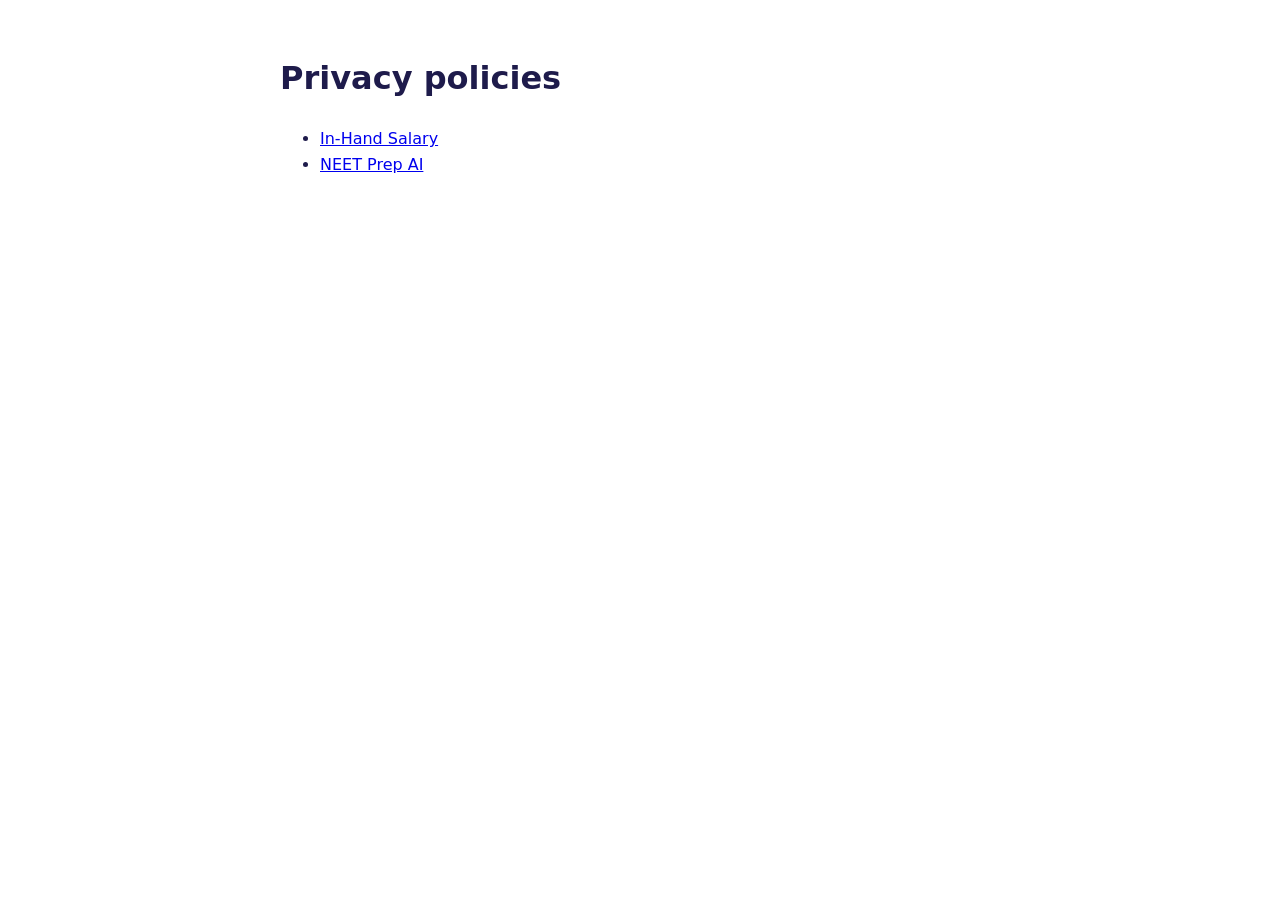
<file: index.html>
<!doctype html>
<html lang="en">
<head>
<meta charset="utf-8">
<meta name="viewport" content="width=device-width, initial-scale=1">
<title>App Privacy Policies</title>
<style>
  body { font-family: system-ui, -apple-system, "Segoe UI", Roboto, sans-serif; max-width: 720px; margin: 0 auto; padding: 32px 16px; line-height: 1.6; color: #1e1b4b; background: #fff; }
  @media (prefers-color-scheme: dark) { body { background: #0f0e1a; color: #e5e7eb; } a { color: #a5b4fc; } }
</style>
</head>
<body>
<h1>Privacy policies</h1>
<ul>
  <li><a href="inhandsalary/">In-Hand Salary</a></li>
  <li><a href="neetprep/">NEET Prep AI</a></li>
</ul>
</body>
</html>
</file>
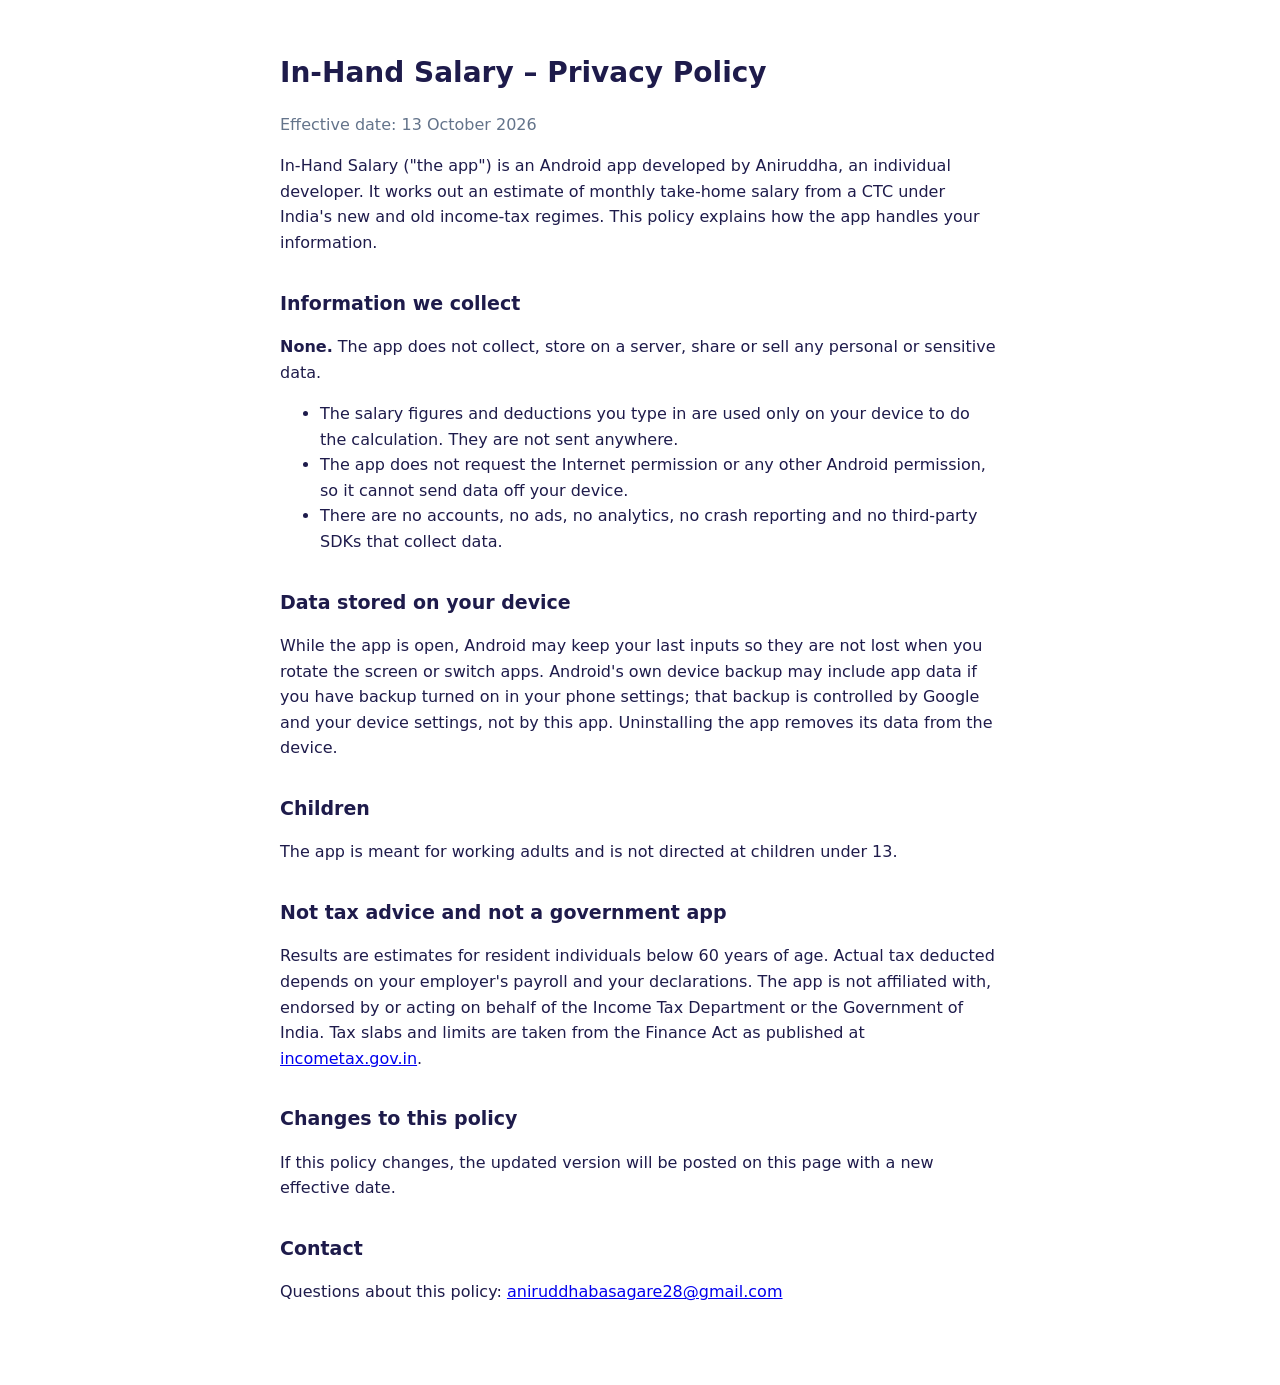
<file: inhandsalary/index.html>
<!doctype html>
<html lang="en">
<head>
<meta charset="utf-8">
<meta name="viewport" content="width=device-width, initial-scale=1">
<title>In-Hand Salary – Privacy Policy</title>
<style>
  body { font-family: system-ui, -apple-system, "Segoe UI", Roboto, sans-serif; max-width: 720px; margin: 0 auto; padding: 32px 16px 64px; line-height: 1.6; color: #1e1b4b; background: #fff; }
  h1 { font-size: 28px; margin-bottom: 4px; }
  h2 { font-size: 19px; margin-top: 32px; }
  .muted { color: #64748b; }
  @media (prefers-color-scheme: dark) { body { background: #0f0e1a; color: #e5e7eb; } .muted { color: #94a3b8; } }
</style>
</head>
<body>
<h1>In-Hand Salary – Privacy Policy</h1>
<p class="muted">Effective date: 13 October 2026</p>

<p>In-Hand Salary ("the app") is an Android app developed by Aniruddha, an individual developer. It works out an estimate of
monthly take-home salary from a CTC under India's new and old income-tax regimes. This policy explains how the app handles your information.</p>

<h2>Information we collect</h2>
<p><strong>None.</strong> The app does not collect, store on a server, share or sell any personal or sensitive data.</p>
<ul>
  <li>The salary figures and deductions you type in are used only on your device to do the calculation. They are not sent anywhere.</li>
  <li>The app does not request the Internet permission or any other Android permission, so it cannot send data off your device.</li>
  <li>There are no accounts, no ads, no analytics, no crash reporting and no third-party SDKs that collect data.</li>
</ul>

<h2>Data stored on your device</h2>
<p>While the app is open, Android may keep your last inputs so they are not lost when you rotate the screen or switch apps.
Android's own device backup may include app data if you have backup turned on in your phone settings; that backup is controlled by
Google and your device settings, not by this app. Uninstalling the app removes its data from the device.</p>

<h2>Children</h2>
<p>The app is meant for working adults and is not directed at children under 13.</p>

<h2>Not tax advice and not a government app</h2>
<p>Results are estimates for resident individuals below 60 years of age. Actual tax deducted depends on your employer's payroll and your
declarations. The app is not affiliated with, endorsed by or acting on behalf of the Income Tax Department or the Government of India.
Tax slabs and limits are taken from the Finance Act as published at
<a href="https://www.incometax.gov.in">incometax.gov.in</a>.</p>

<h2>Changes to this policy</h2>
<p>If this policy changes, the updated version will be posted on this page with a new effective date.</p>

<h2>Contact</h2>
<p>Questions about this policy: <a href="mailto:aniruddhabasagare28@gmail.com">aniruddhabasagare28@gmail.com</a></p>
</body>
</html>
</file>
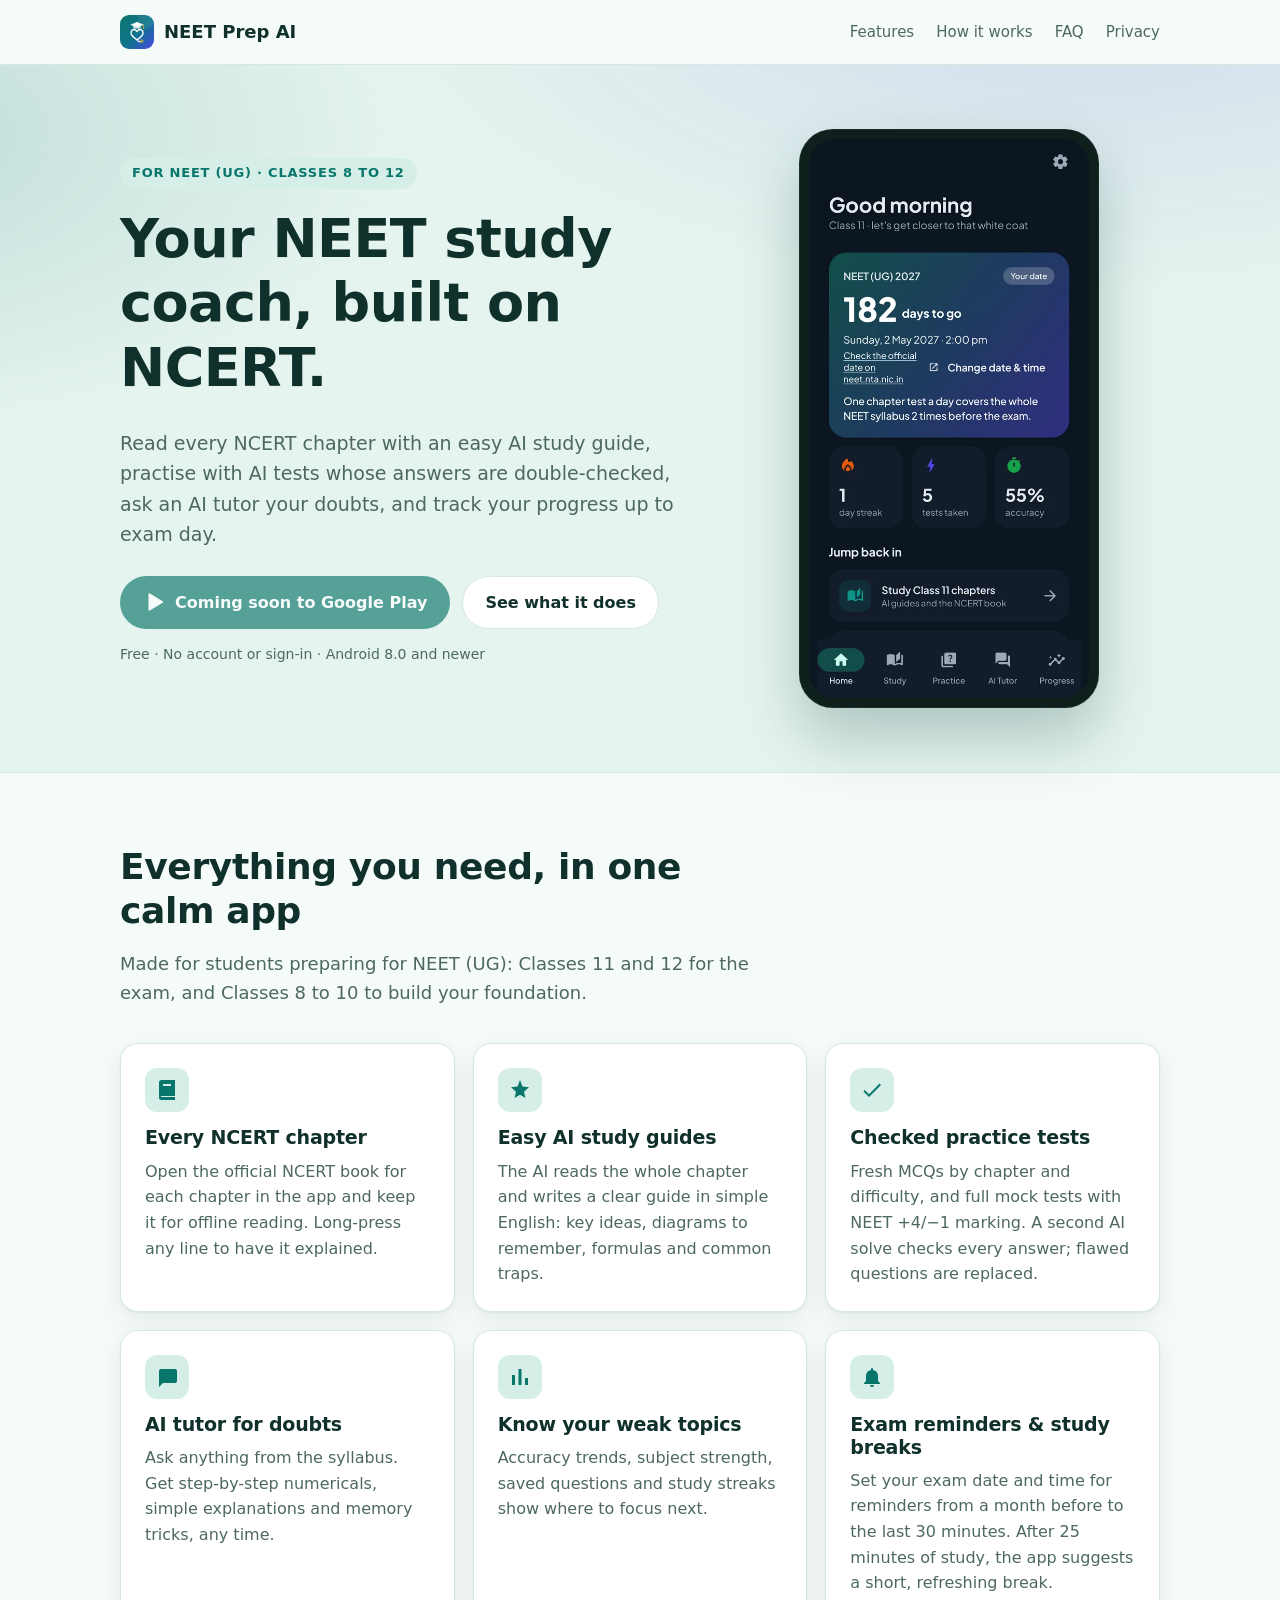
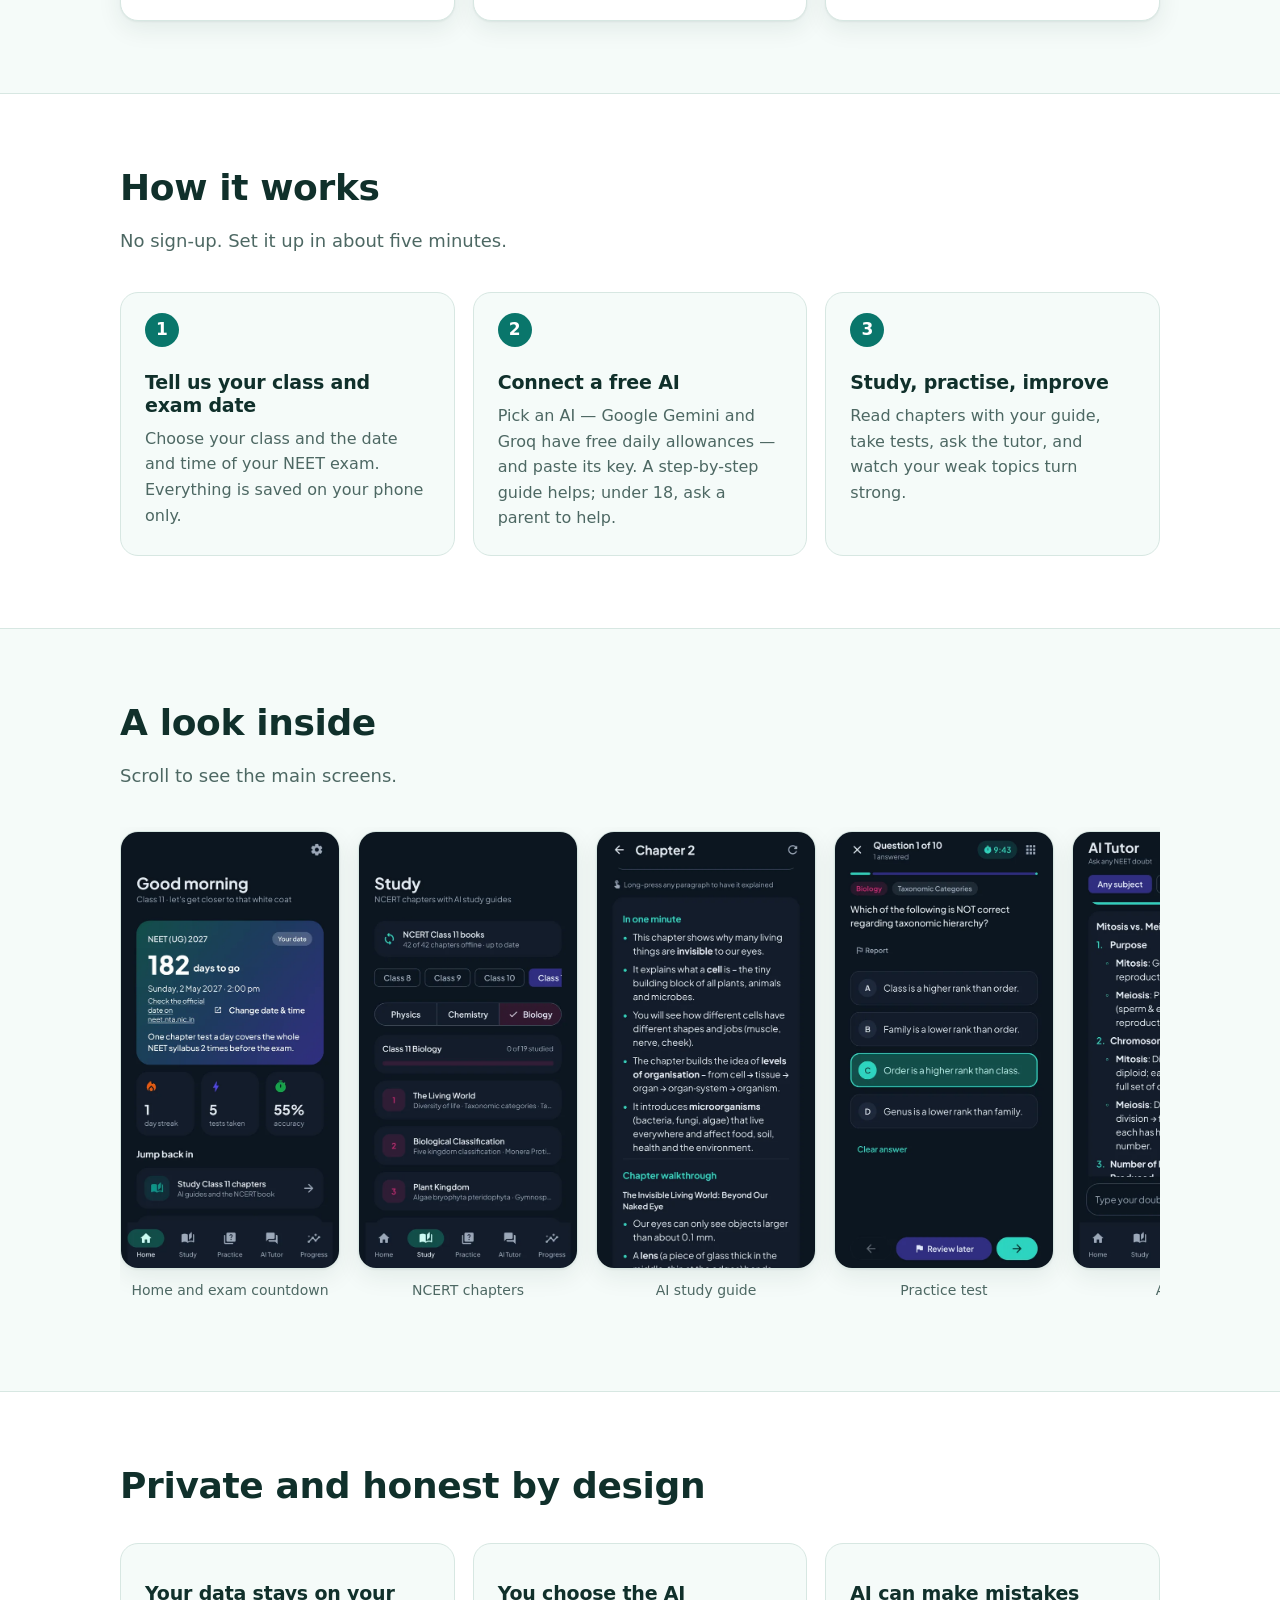
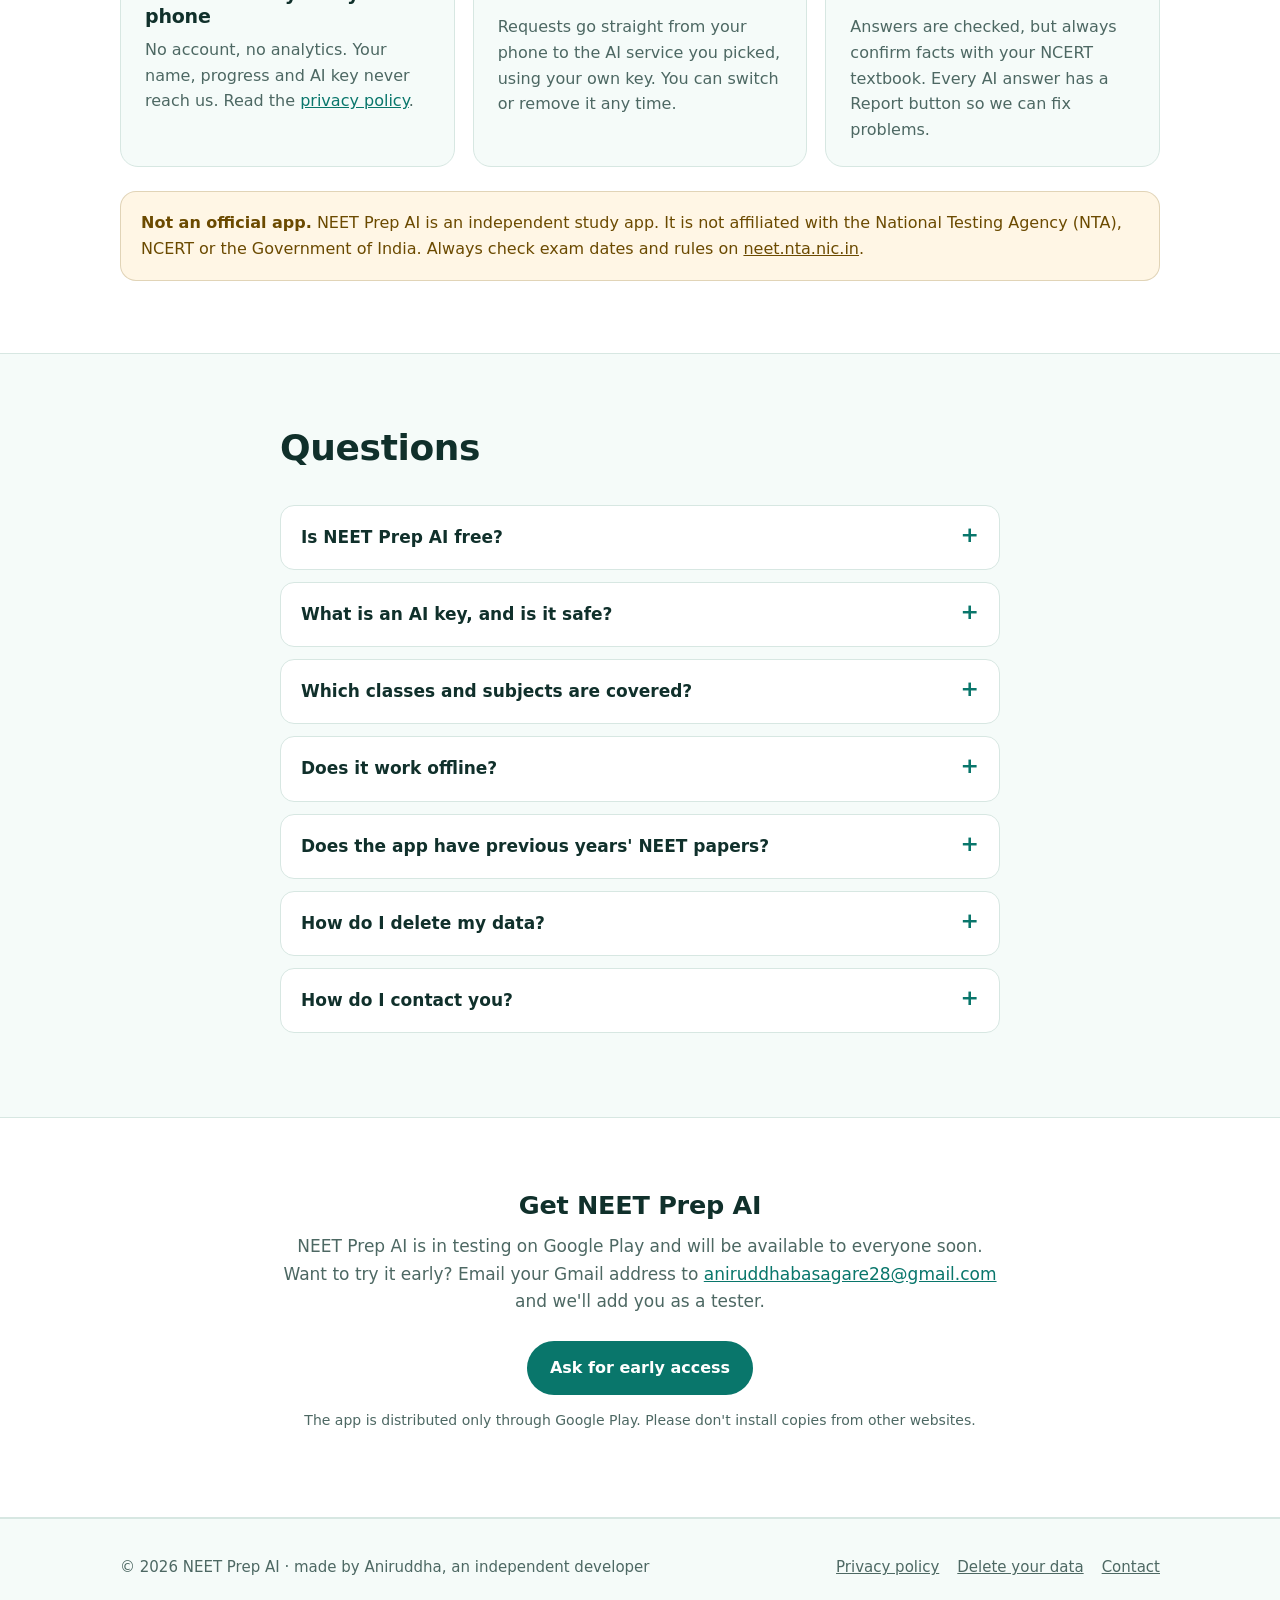
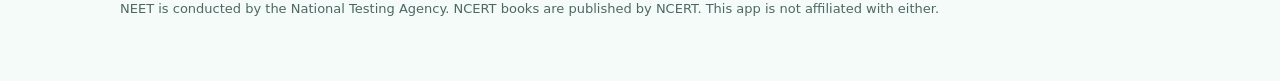
<file: neet-prep-ai/index.html>
<!doctype html>
<html lang="en">
<head>
<meta charset="utf-8">
<meta name="viewport" content="width=device-width, initial-scale=1">
<title>NEET Prep AI – your NEET study coach, built on NCERT</title>
<meta name="description" content="NEET Prep AI is a free Android app for NEET (UG) preparation: every NCERT chapter with an easy AI study guide, checked AI practice tests and mock tests, an AI tutor, progress tracking, exam reminders and study breaks.">
<meta name="theme-color" content="#09766b">
<link rel="icon" type="image/png" sizes="32x32" href="img/favicon-32.png">
<link rel="apple-touch-icon" href="img/icon-192.png">
<meta property="og:type" content="website">
<meta property="og:title" content="NEET Prep AI – your NEET study coach, built on NCERT">
<meta property="og:description" content="NCERT chapters with easy AI study guides, checked AI tests, an AI tutor, exam reminders and study breaks. Free, no account needed.">
<meta property="og:image" content="https://aniruddhabasagare28.github.io/app-privacy/neet-prep-ai/img/og.jpg">
<meta property="og:url" content="https://aniruddhabasagare28.github.io/app-privacy/neet-prep-ai/">
<meta name="twitter:card" content="summary_large_image">
<link rel="stylesheet" href="site.css">
</head>
<body>

<header class="site-header">
  <div class="wrap">
    <a class="brand" href="./"><img src="img/icon-192.png" alt="" width="34" height="34">NEET Prep AI</a>
    <nav class="nav" aria-label="Main">
      <a class="hide-sm" href="#features">Features</a>
      <a class="hide-sm" href="#how">How it works</a>
      <a href="#faq">FAQ</a>
      <a href="../neetprep/">Privacy</a>
    </nav>
  </div>
</header>

<main>
  <div class="hero">
    <div class="wrap">
      <div>
        <span class="eyebrow">For NEET (UG) · Classes 8 to 12</span>
        <h1>Your NEET study coach, built on NCERT.</h1>
        <p class="lead">Read every NCERT chapter with an easy AI study guide, practise with AI tests whose answers are
          double-checked, ask an AI tutor your doubts, and track your progress up to exam day.</p>
        <div class="cta">
          <!-- When the app is public on Google Play: change href to
               https://play.google.com/store/apps/details?id=com.aniruddha.neetprep, remove aria-disabled, and
               update the #download section. -->
          <a class="btn btn-primary" href="#download" aria-disabled="true">
            <svg viewBox="0 0 24 24" aria-hidden="true"><path fill="currentColor" d="M6 3.5v17a1 1 0 0 0 1.5.86l14-8.5a1 1 0 0 0 0-1.72l-14-8.5A1 1 0 0 0 6 3.5Z"/></svg>
            Coming soon to Google Play
          </a>
          <a class="btn btn-ghost" href="#features">See what it does</a>
        </div>
        <p class="note">Free · No account or sign-in · Android 8.0 and newer</p>
      </div>
      <div class="phone">
        <img src="img/screenshot-1-home.webp" width="540" height="1079" alt="NEET Prep AI home screen with exam countdown, today's study plan and progress">
      </div>
    </div>
  </div>

  <section id="features">
    <div class="wrap">
      <div class="section-head">
        <h2>Everything you need, in one calm app</h2>
        <p>Made for students preparing for NEET (UG): Classes 11 and 12 for the exam, and Classes 8 to 10 to build your foundation.</p>
      </div>
      <div class="grid">
        <article class="card">
          <div class="icon"><svg viewBox="0 0 24 24" aria-hidden="true"><path fill="currentColor" d="M4 4.5A2.5 2.5 0 0 1 6.5 2H20v16H6.5a.5.5 0 0 0 0 1H20v3H6.5A2.5 2.5 0 0 1 4 19.5v-15ZM8 6v2h8V6H8Z"/></svg></div>
          <h3>Every NCERT chapter</h3>
          <p>Open the official NCERT book for each chapter in the app and keep it for offline reading. Long-press any line to have it explained.</p>
        </article>
        <article class="card">
          <div class="icon"><svg viewBox="0 0 24 24" aria-hidden="true"><path fill="currentColor" d="M12 2 9.5 8.5 3 9.3l5 4.4L6.6 20 12 16.8 17.4 20 16 13.7l5-4.4-6.5-.8L12 2Z"/></svg></div>
          <h3>Easy AI study guides</h3>
          <p>The AI reads the whole chapter and writes a clear guide in simple English: key ideas, diagrams to remember, formulas and common traps.</p>
        </article>
        <article class="card">
          <div class="icon"><svg viewBox="0 0 24 24" aria-hidden="true"><path fill="currentColor" d="M9 16.2 4.8 12l-1.4 1.4L9 19 21 7l-1.4-1.4L9 16.2Z"/></svg></div>
          <h3>Checked practice tests</h3>
          <p>Fresh MCQs by chapter and difficulty, and full mock tests with NEET +4/−1 marking. A second AI solve checks every answer; flawed questions are replaced.</p>
        </article>
        <article class="card">
          <div class="icon"><svg viewBox="0 0 24 24" aria-hidden="true"><path fill="currentColor" d="M4 4h16a2 2 0 0 1 2 2v10a2 2 0 0 1-2 2H8l-4 4V6a2 2 0 0 1 2-2Z"/></svg></div>
          <h3>AI tutor for doubts</h3>
          <p>Ask anything from the syllabus. Get step-by-step numericals, simple explanations and memory tricks, any time.</p>
        </article>
        <article class="card">
          <div class="icon"><svg viewBox="0 0 24 24" aria-hidden="true"><path fill="currentColor" d="M4 20V10h3v10H4Zm6.5 0V4h3v16h-3ZM17 20v-7h3v7h-3Z"/></svg></div>
          <h3>Know your weak topics</h3>
          <p>Accuracy trends, subject strength, saved questions and study streaks show where to focus next.</p>
        </article>
        <article class="card">
          <div class="icon"><svg viewBox="0 0 24 24" aria-hidden="true"><path fill="currentColor" d="M12 22a2 2 0 0 0 2-2h-4a2 2 0 0 0 2 2Zm6-6V11a6 6 0 0 0-5-5.9V4a1 1 0 1 0-2 0v1.1A6 6 0 0 0 6 11v5l-2 2v1h16v-1l-2-2Z"/></svg></div>
          <h3>Exam reminders &amp; study breaks</h3>
          <p>Set your exam date and time for reminders from a month before to the last 30 minutes. After 25 minutes of study, the app suggests a short, refreshing break.</p>
        </article>
      </div>
    </div>
  </section>

  <section class="alt" id="how">
    <div class="wrap">
      <div class="section-head">
        <h2>How it works</h2>
        <p>No sign-up. Set it up in about five minutes.</p>
      </div>
      <div class="steps">
        <div class="card step">
          <h3>Tell us your class and exam date</h3>
          <p>Choose your class and the date and time of your NEET exam. Everything is saved on your phone only.</p>
        </div>
        <div class="card step">
          <h3>Connect a free AI</h3>
          <p>Pick an AI — Google Gemini and Groq have free daily allowances — and paste its key. A step-by-step guide helps; under 18, ask a parent to help.</p>
        </div>
        <div class="card step">
          <h3>Study, practise, improve</h3>
          <p>Read chapters with your guide, take tests, ask the tutor, and watch your weak topics turn strong.</p>
        </div>
      </div>
    </div>
  </section>

  <section id="screens">
    <div class="wrap">
      <div class="section-head">
        <h2>A look inside</h2>
        <p>Scroll to see the main screens.</p>
      </div>
      <div class="shots" tabindex="0" aria-label="App screenshots">
        <figure><img src="img/screenshot-1-home.webp" width="540" height="1079" loading="lazy" alt="Home screen"><figcaption>Home and exam countdown</figcaption></figure>
        <figure><img src="img/screenshot-2-study.webp" width="540" height="1079" loading="lazy" alt="Study screen listing NCERT chapters"><figcaption>NCERT chapters</figcaption></figure>
        <figure><img src="img/screenshot-3-study-guide.webp" width="540" height="1079" loading="lazy" alt="AI study guide for a chapter"><figcaption>AI study guide</figcaption></figure>
        <figure><img src="img/screenshot-4-test-question.webp" width="540" height="1079" loading="lazy" alt="Practice test question"><figcaption>Practice test</figcaption></figure>
        <figure><img src="img/screenshot-5-ai-tutor.webp" width="540" height="1079" loading="lazy" alt="AI tutor chat"><figcaption>AI tutor</figcaption></figure>
        <figure><img src="img/screenshot-6-exam-alarms.webp" width="540" height="1079" loading="lazy" alt="Exam reminder settings"><figcaption>Exam reminders</figcaption></figure>
      </div>
    </div>
  </section>

  <section class="alt" id="trust">
    <div class="wrap">
      <div class="section-head">
        <h2>Private and honest by design</h2>
      </div>
      <div class="grid">
        <article class="card">
          <h3>Your data stays on your phone</h3>
          <p>No account, no analytics. Your name, progress and AI key never reach us. Read the <a href="../neetprep/">privacy policy</a>.</p>
        </article>
        <article class="card">
          <h3>You choose the AI</h3>
          <p>Requests go straight from your phone to the AI service you picked, using your own key. You can switch or remove it any time.</p>
        </article>
        <article class="card">
          <h3>AI can make mistakes</h3>
          <p>Answers are checked, but always confirm facts with your NCERT textbook. Every AI answer has a Report button so we can fix problems.</p>
        </article>
      </div>
      <div class="callout" style="margin-top:24px">
        <p><strong>Not an official app.</strong> NEET Prep AI is an independent study app. It is not affiliated with the
          National Testing Agency (NTA), NCERT or the Government of India. Always check exam dates and rules on
          <a href="https://neet.nta.nic.in" rel="noopener">neet.nta.nic.in</a>.</p>
      </div>
    </div>
  </section>

  <section id="faq">
    <div class="wrap narrow">
      <div class="section-head">
        <h2>Questions</h2>
      </div>
      <div class="faq">
        <details>
          <summary>Is NEET Prep AI free?</summary>
          <p>Yes. The app is free, with no in-app purchases. The AI features use your own AI key: Google Gemini
            and Groq offer free plans with daily limits set by those companies. The limits are small, so heavy study can use
            them up for the day; they refill by themselves. Paid services such as ChatGPT or Claude also work if you already
            have them.</p>
        </details>
        <details>
          <summary>What is an AI key, and is it safe?</summary>
          <p>An AI key is like a password that lets the app use an AI service on your behalf. You create it once on the AI
            company's website and paste it into the app. It is stored encrypted on your phone and is sent only to that AI
            service. Students under 18 should ask a parent or guardian to help create it.</p>
        </details>
        <details>
          <summary>Which classes and subjects are covered?</summary>
          <p>Physics, Chemistry and Biology from the current NCERT books for Classes 11 and 12, plus Science for Classes
            8, 9 and 10 to strengthen your basics.</p>
        </details>
        <details>
          <summary>Does it work offline?</summary>
          <p>Yes, partly. Downloaded NCERT chapters, saved study guides, your progress, exam reminders and study breaks all
            work offline. New tests, guides and tutor answers need an internet connection.</p>
        </details>
        <details>
          <summary>Does the app have previous years' NEET papers?</summary>
          <p>No. Official NEET papers belong to the NTA, so the app doesn't copy or imitate them. Its mock tests are clearly
            AI-written practice in the NEET format, with +4/−1 marking.</p>
        </details>
        <details>
          <summary>How do I delete my data?</summary>
          <p>Everything is on your phone, so you can delete it yourself in Settings or by uninstalling the app. See
            <a href="../neetprep/#delete">Deleting your data</a> for the exact steps.</p>
        </details>
        <details>
          <summary>How do I contact you?</summary>
          <p>Email <a href="mailto:aniruddhabasagare28@gmail.com?subject=NEET%20Prep%20AI">aniruddhabasagare28@gmail.com</a>.
            To report a wrong or unsafe AI answer, use the Report button next to it in the app.</p>
        </details>
      </div>
    </div>
  </section>

  <section class="alt download" id="download">
    <div class="wrap narrow">
      <h2>Get NEET Prep AI</h2>
      <p class="note" style="font-size:17px">NEET Prep AI is in testing on Google Play and will be available to everyone soon.
        Want to try it early? Email your Gmail address to
        <a href="mailto:aniruddhabasagare28@gmail.com?subject=NEET%20Prep%20AI%20early%20access">aniruddhabasagare28@gmail.com</a>
        and we'll add you as a tester.</p>
      <div class="cta">
        <a class="btn btn-primary" href="mailto:aniruddhabasagare28@gmail.com?subject=NEET%20Prep%20AI%20early%20access">Ask for early access</a>
      </div>
      <p class="note">The app is distributed only through Google Play. Please don't install copies from other websites.</p>
    </div>
  </section>
</main>

<footer class="site-footer">
  <div class="wrap">
    <span>© 2026 NEET Prep AI · made by Aniruddha, an independent developer</span>
    <nav aria-label="Footer">
      <a href="../neetprep/">Privacy policy</a>
      <a href="../neetprep/#delete">Delete your data</a>
      <a href="mailto:aniruddhabasagare28@gmail.com?subject=NEET%20Prep%20AI">Contact</a>
    </nav>
    <p class="fine">NEET is conducted by the National Testing Agency. NCERT books are published by NCERT. This app is not affiliated with either.</p>
  </div>
</footer>

</body>
</html>
</file>
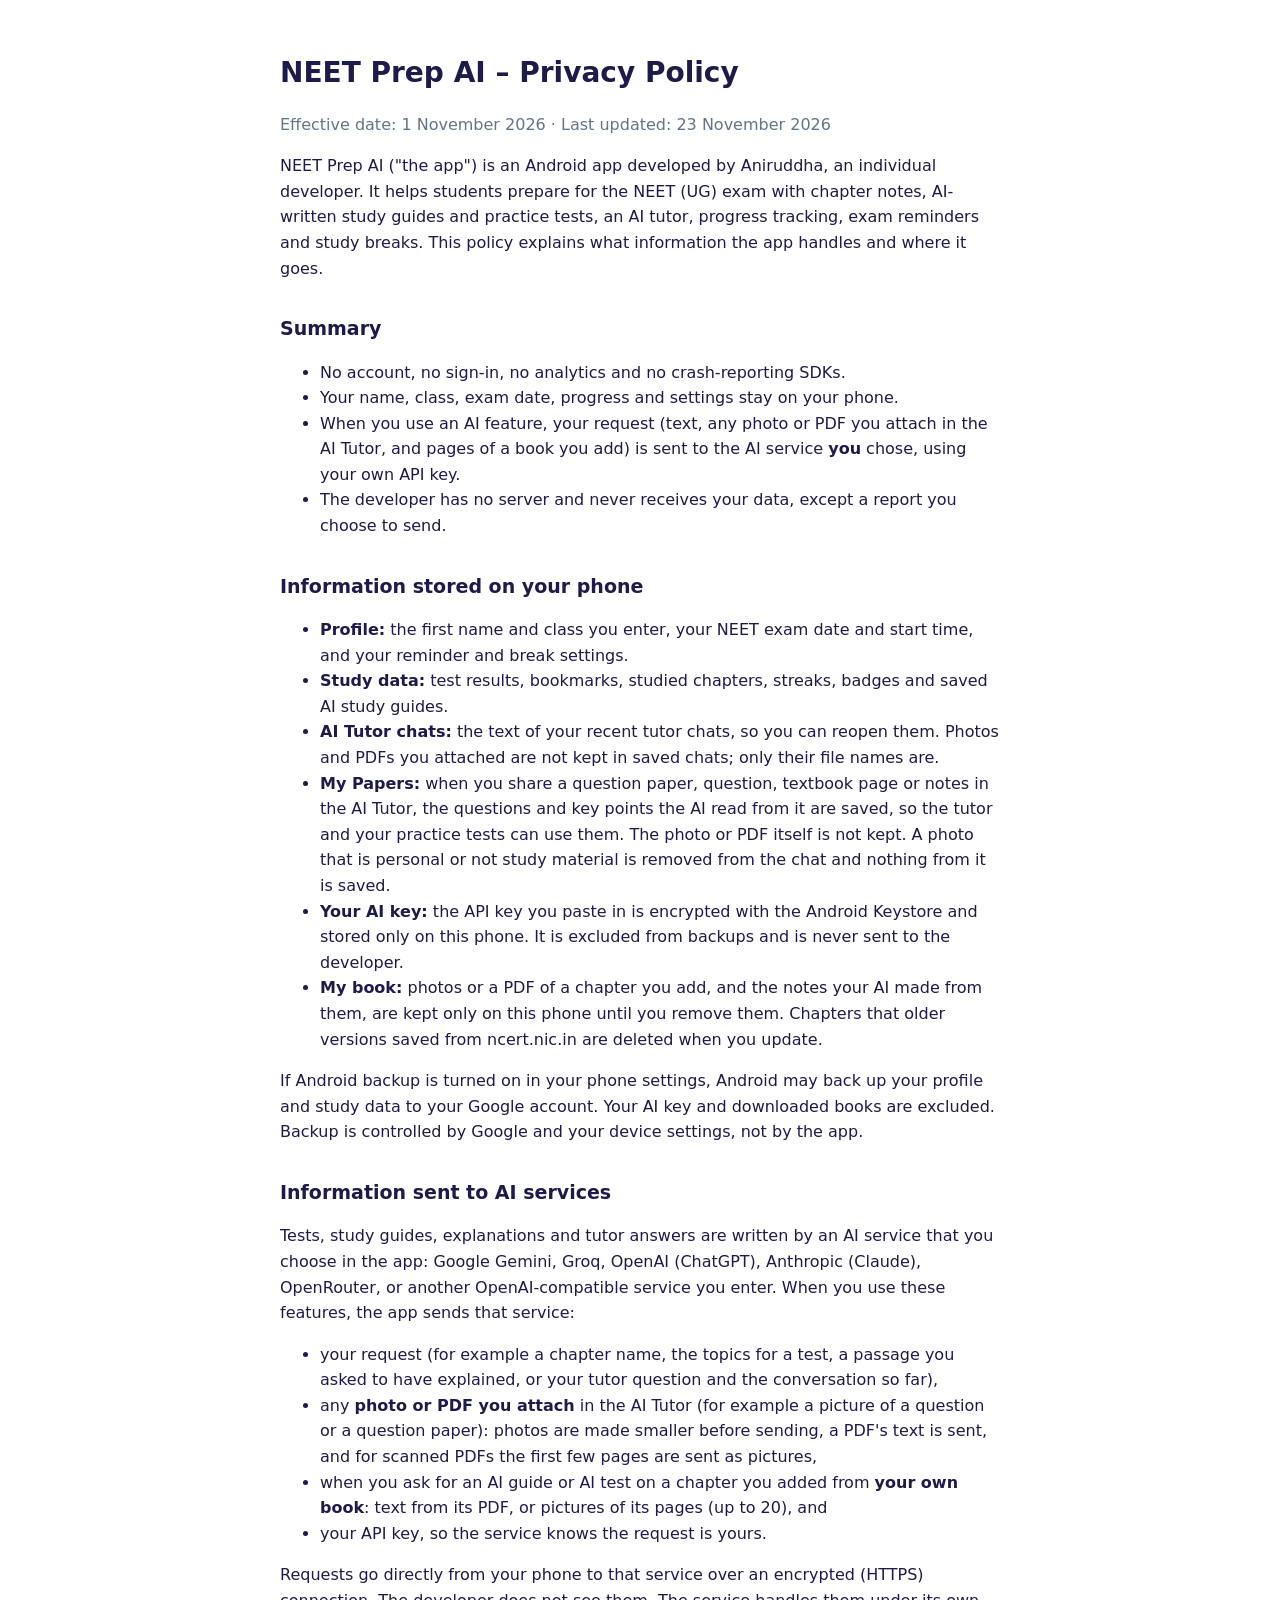
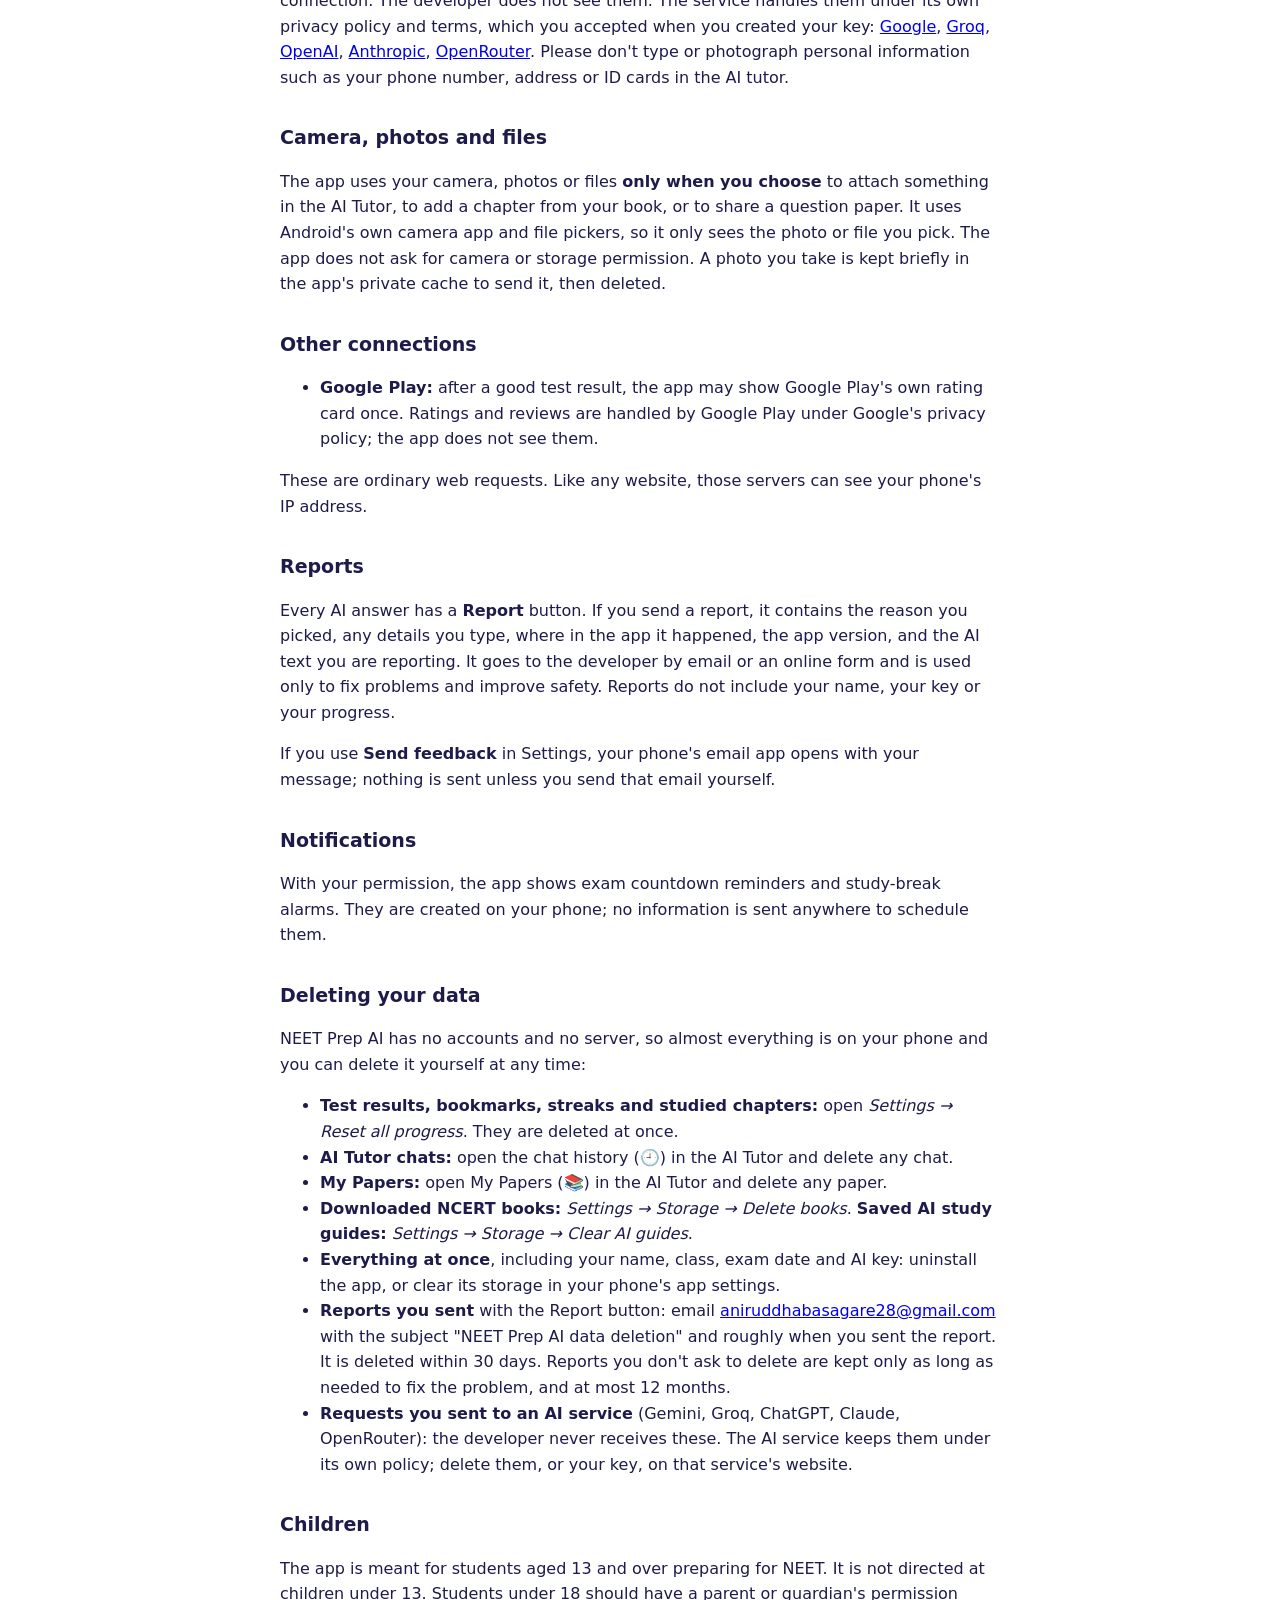
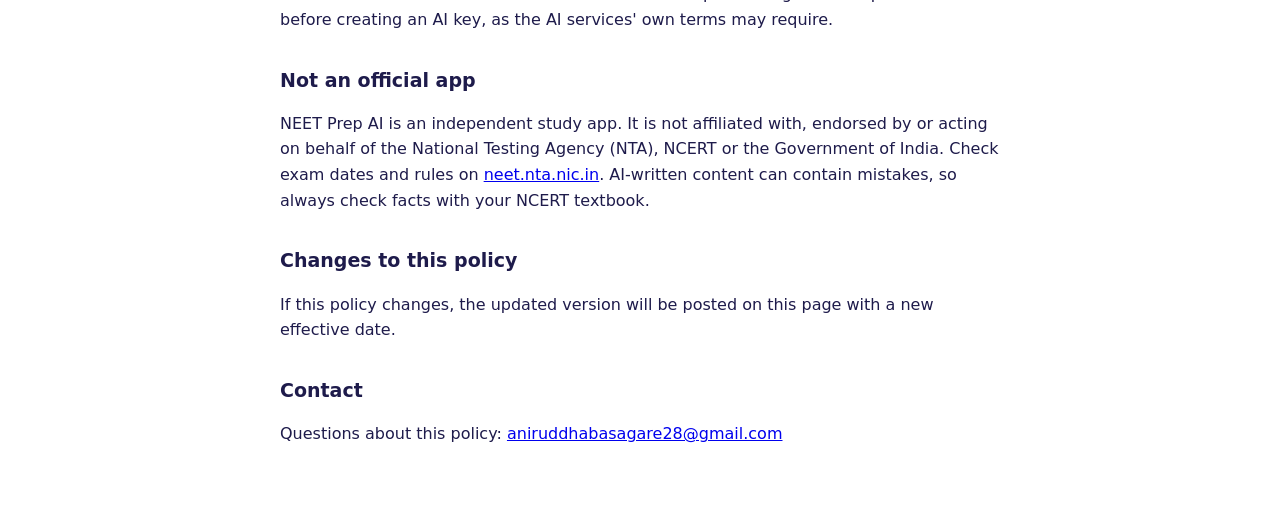
<file: neetprep/index.html>
<!doctype html>
<html lang="en">
<head>
<meta charset="utf-8">
<meta name="viewport" content="width=device-width, initial-scale=1">
<title>NEET Prep AI – Privacy Policy</title>
<style>
  body { font-family: system-ui, -apple-system, "Segoe UI", Roboto, sans-serif; max-width: 720px; margin: 0 auto; padding: 32px 16px 64px; line-height: 1.6; color: #1e1b4b; background: #fff; }
  h1 { font-size: 28px; margin-bottom: 4px; }
  h2 { font-size: 19px; margin-top: 32px; }
  .muted { color: #64748b; }
  @media (prefers-color-scheme: dark) { body { background: #0f0e1a; color: #e5e7eb; } .muted { color: #94a3b8; } a { color: #a5b4fc; } }
</style>
</head>
<body>
<h1>NEET Prep AI – Privacy Policy</h1>
<p class="muted">Effective date: 1 November 2026 · Last updated: 23 November 2026</p>

<p>NEET Prep AI ("the app") is an Android app developed by Aniruddha, an individual developer. It helps students prepare for
the NEET (UG) exam with chapter notes, AI-written study guides and practice tests, an AI tutor, progress tracking, exam
reminders and study breaks. This policy explains what information the app handles and where it goes.</p>

<h2>Summary</h2>
<ul>
  <li>No account, no sign-in, no analytics and no crash-reporting SDKs.</li>
  <li>Your name, class, exam date, progress and settings stay on your phone.</li>
  <li>When you use an AI feature, your request (text, any photo or PDF you attach in the AI Tutor, and pages of a book you add) is sent to the AI service <strong>you</strong> chose, using your own API key.</li>
  <li>The developer has no server and never receives your data, except a report you choose to send.</li>
</ul>

<h2>Information stored on your phone</h2>
<ul>
  <li><strong>Profile:</strong> the first name and class you enter, your NEET exam date and start time, and your reminder and break settings.</li>
  <li><strong>Study data:</strong> test results, bookmarks, studied chapters, streaks, badges and saved AI study guides.</li>
  <li><strong>AI Tutor chats:</strong> the text of your recent tutor chats, so you can reopen them. Photos and PDFs you
    attached are not kept in saved chats; only their file names are.</li>
  <li><strong>My Papers:</strong> when you share a question paper, question, textbook page or notes in the AI Tutor, the
    questions and key points the AI read from it are saved, so the tutor and your practice tests can use them. The photo or
    PDF itself is not kept. A photo that is personal or not study material is removed from the chat and nothing from it is saved.</li>
  <li><strong>Your AI key:</strong> the API key you paste in is encrypted with the Android Keystore and stored only on this phone.
    It is excluded from backups and is never sent to the developer.</li>
  <li><strong>My book:</strong> photos or a PDF of a chapter you add, and the notes your AI made from them, are kept only on this phone until you remove them. Chapters that older versions saved from ncert.nic.in are deleted when you update.</li>
</ul>
<p>If Android backup is turned on in your phone settings, Android may back up your profile and study data to your Google
account. Your AI key and downloaded books are excluded. Backup is controlled by Google and your device settings, not by the app.</p>

<h2>Information sent to AI services</h2>
<p>Tests, study guides, explanations and tutor answers are written by an AI service that you choose in the app: Google
Gemini, Groq, OpenAI (ChatGPT), Anthropic (Claude), OpenRouter, or another OpenAI-compatible service you enter. When you
use these features, the app sends that service:</p>
<ul>
  <li>your request (for example a chapter name, the topics for a test, a passage you asked to have explained, or your tutor question and the conversation so far),</li>
  <li>any <strong>photo or PDF you attach</strong> in the AI Tutor (for example a picture of a question or a question paper): photos are made smaller
    before sending, a PDF's text is sent, and for scanned PDFs the first few pages are sent as pictures,</li>
  <li>when you ask for an AI guide or AI test on a chapter you added from <strong>your own book</strong>: text from its PDF, or pictures of its pages (up to 20), and</li>
  <li>your API key, so the service knows the request is yours.</li>
</ul>
<p>Requests go directly from your phone to that service over an encrypted (HTTPS) connection. The developer does not see
them. The service handles them under its own privacy policy and terms, which you accepted when you created your key:
<a href="https://policies.google.com/privacy">Google</a>,
<a href="https://groq.com/privacy-policy/">Groq</a>,
<a href="https://openai.com/policies/privacy-policy/">OpenAI</a>,
<a href="https://www.anthropic.com/legal/privacy">Anthropic</a>,
<a href="https://openrouter.ai/privacy">OpenRouter</a>.
Please don't type or photograph personal information such as your phone number, address or ID cards in the AI tutor.</p>

<h2>Camera, photos and files</h2>
<p>The app uses your camera, photos or files <strong>only when you choose</strong> to attach something in the AI Tutor, to add a chapter from your book, or to share a question paper. It uses
Android's own camera app and file pickers, so it only sees the photo or file you pick. The app does not ask for camera or
storage permission. A photo you take is kept briefly in the app's private cache to send it, then deleted.</p>

<h2>Other connections</h2>
<ul>
  <li><strong>Google Play:</strong> after a good test result, the app may show Google Play's own rating card once. Ratings and reviews
    are handled by Google Play under Google's privacy policy; the app does not see them.</li>
</ul>
<p>These are ordinary web requests. Like any website, those servers can see your phone's IP address.</p>

<h2>Reports</h2>
<p>Every AI answer has a <strong>Report</strong> button. If you send a report, it contains the reason you picked, any
details you type, where in the app it happened, the app version, and the AI text you are reporting. It goes to the developer
by email or an online form and is used only to fix problems and improve safety. Reports do not include your name, your key
or your progress.</p>
<p>If you use <strong>Send feedback</strong> in Settings, your phone's email app opens with your message; nothing is sent unless
you send that email yourself.</p>

<h2>Notifications</h2>
<p>With your permission, the app shows exam countdown reminders and study-break alarms. They are created on your phone;
no information is sent anywhere to schedule them.</p>

<h2 id="delete">Deleting your data</h2>
<p>NEET Prep AI has no accounts and no server, so almost everything is on your phone and you can delete it yourself at any time:</p>
<ul>
  <li><strong>Test results, bookmarks, streaks and studied chapters:</strong> open <em>Settings → Reset all progress</em>.
    They are deleted at once.</li>
  <li><strong>AI Tutor chats:</strong> open the chat history (🕘) in the AI Tutor and delete any chat.</li>
  <li><strong>My Papers:</strong> open My Papers (📚) in the AI Tutor and delete any paper.</li>
  <li><strong>Downloaded NCERT books:</strong> <em>Settings → Storage → Delete books</em>.
    <strong>Saved AI study guides:</strong> <em>Settings → Storage → Clear AI guides</em>.</li>
  <li><strong>Everything at once</strong>, including your name, class, exam date and AI key: uninstall the app, or clear
    its storage in your phone's app settings.</li>
  <li><strong>Reports you sent</strong> with the Report button: email
    <a href="mailto:aniruddhabasagare28@gmail.com?subject=NEET%20Prep%20AI%20data%20deletion">aniruddhabasagare28@gmail.com</a>
    with the subject "NEET Prep AI data deletion" and roughly when you sent the report. It is deleted within 30 days.
    Reports you don't ask to delete are kept only as long as needed to fix the problem, and at most 12 months.</li>
  <li><strong>Requests you sent to an AI service</strong> (Gemini, Groq, ChatGPT, Claude, OpenRouter): the developer never
    receives these. The AI service keeps them under its own policy; delete them, or your key, on that service's website.</li>
</ul>

<h2>Children</h2>
<p>The app is meant for students aged 13 and over preparing for NEET. It is not directed at children under 13. Students under
18 should have a parent or guardian's permission before creating an AI key, as the AI services' own terms may require.</p>

<h2>Not an official app</h2>
<p>NEET Prep AI is an independent study app. It is not affiliated with, endorsed by or acting on behalf of the National Testing
Agency (NTA), NCERT or the Government of India. Check exam dates and rules on <a href="https://neet.nta.nic.in">neet.nta.nic.in</a>.
AI-written content can contain mistakes, so always check facts with your NCERT textbook.</p>

<h2>Changes to this policy</h2>
<p>If this policy changes, the updated version will be posted on this page with a new effective date.</p>

<h2>Contact</h2>
<p>Questions about this policy: <a href="mailto:aniruddhabasagare28@gmail.com">aniruddhabasagare28@gmail.com</a></p>
</body>
</html>
</file>
<file: neet-prep-ai/site.css>
/* NEET Prep AI website — shared styles for the home, privacy and data-deletion pages. */
:root {
  --bg: #f5fbf9;
  --bg-tint: #e6f4ef;
  --surface: #ffffff;
  --text: #10302b;
  --muted: #4d6863;
  --primary: #09766b;
  --primary-ink: #ffffff;
  --primary-soft: #d5efe8;
  --border: #d7e7e2;
  --accent: #5b5bd6;
  --warn-bg: #fff6e5;
  --warn-text: #6b4a00;
  --shadow: 0 1px 2px rgba(16, 48, 43, .06), 0 8px 24px rgba(16, 48, 43, .08);
  color-scheme: light;
}
@media (prefers-color-scheme: dark) {
  :root:not([data-theme="light"]) {
    --bg: #0d1a18;
    --bg-tint: #122522;
    --surface: #152b27;
    --text: #e3f1ed;
    --muted: #9fbab4;
    --primary: #5fd1bf;
    --primary-ink: #062520;
    --primary-soft: #1d3d37;
    --border: #24423c;
    --accent: #a5a6ff;
    --warn-bg: #2d2610;
    --warn-text: #f5d58a;
    --shadow: 0 1px 2px rgba(0, 0, 0, .3), 0 8px 24px rgba(0, 0, 0, .3);
    color-scheme: dark;
  }
}

* { box-sizing: border-box; }
html { scroll-behavior: smooth; }
body {
  margin: 0;
  font-family: system-ui, -apple-system, "Segoe UI", Roboto, "Noto Sans", sans-serif;
  font-size: 17px;
  line-height: 1.6;
  color: var(--text);
  background: var(--bg);
  -webkit-text-size-adjust: 100%;
}
img { max-width: 100%; display: block; }
a { color: var(--primary); }
a:hover { text-decoration-thickness: 2px; }
h1, h2, h3 { line-height: 1.2; margin: 0 0 .5em; letter-spacing: -.01em; }
p { margin: 0 0 1em; }

.wrap { max-width: 1080px; margin: 0 auto; padding: 0 20px; }
.narrow { max-width: 760px; }

/* Header */
.site-header {
  position: sticky; top: 0; z-index: 10;
  background: color-mix(in srgb, var(--bg) 88%, transparent);
  backdrop-filter: saturate(1.4) blur(10px);
  -webkit-backdrop-filter: saturate(1.4) blur(10px);
  border-bottom: 1px solid var(--border);
}
.site-header .wrap { display: flex; align-items: center; justify-content: space-between; gap: 16px; height: 64px; }
.brand { display: flex; align-items: center; gap: 10px; font-weight: 700; font-size: 18px; color: var(--text); text-decoration: none; }
.brand img { width: 34px; height: 34px; border-radius: 9px; }
.nav { display: flex; gap: 22px; font-size: 15px; }
.nav a { color: var(--muted); text-decoration: none; }
.nav a:hover { color: var(--text); }
@media (max-width: 720px) { .nav .hide-sm { display: none; } .nav { gap: 16px; } }

/* Buttons */
.btn {
  display: inline-flex; align-items: center; gap: 10px;
  padding: 13px 22px; border-radius: 999px;
  font-weight: 600; font-size: 16px; text-decoration: none;
  border: 1px solid transparent; cursor: pointer;
}
.btn-primary { background: var(--primary); color: var(--primary-ink); }
.btn-primary:hover { filter: brightness(1.08); }
.btn-ghost { background: var(--surface); color: var(--text); border-color: var(--border); }
.btn-ghost:hover { border-color: var(--primary); }
.btn[aria-disabled="true"] { opacity: .65; cursor: default; filter: none; }
.btn svg { width: 22px; height: 22px; flex: none; }

/* Hero */
.hero {
  background:
    radial-gradient(1200px 500px at 85% -10%, color-mix(in srgb, var(--accent) 16%, transparent), transparent 60%),
    radial-gradient(900px 500px at -10% 10%, color-mix(in srgb, var(--primary) 18%, transparent), transparent 60%),
    var(--bg-tint);
  border-bottom: 1px solid var(--border);
}
.hero .wrap { display: grid; grid-template-columns: 1.15fr .85fr; gap: 48px; align-items: center; padding-top: 64px; padding-bottom: 64px; }
.eyebrow {
  display: inline-block; font-size: 13px; font-weight: 700; letter-spacing: .06em; text-transform: uppercase;
  color: var(--primary); background: var(--primary-soft); padding: 5px 12px; border-radius: 999px; margin-bottom: 18px;
}
.hero h1 { font-size: clamp(34px, 5.2vw, 54px); font-weight: 800; }
.hero .lead { font-size: 19px; color: var(--muted); max-width: 34em; }
.cta { display: flex; flex-wrap: wrap; gap: 12px; margin: 26px 0 14px; }
.note { font-size: 14px; color: var(--muted); }
.phone {
  justify-self: center; width: min(300px, 80vw);
  border-radius: 34px; padding: 10px; background: #0f1f1c;
  box-shadow: 0 30px 60px rgba(9, 60, 54, .25), 0 0 0 1px rgba(255, 255, 255, .06) inset;
}
.phone img { border-radius: 26px; width: 100%; height: auto; }
@media (max-width: 860px) {
  .hero .wrap { grid-template-columns: 1fr; padding-top: 40px; padding-bottom: 48px; gap: 36px; }
}

/* Sections */
section { padding: 72px 0; }
section.alt { background: var(--surface); border-top: 1px solid var(--border); border-bottom: 1px solid var(--border); }
.section-head { max-width: 640px; margin-bottom: 36px; }
.section-head h2 { font-size: clamp(26px, 3.4vw, 36px); font-weight: 800; }
.section-head p { color: var(--muted); font-size: 18px; }

.grid { display: grid; gap: 18px; grid-template-columns: repeat(3, 1fr); }
@media (max-width: 900px) { .grid { grid-template-columns: repeat(2, 1fr); } }
@media (max-width: 600px) { .grid { grid-template-columns: 1fr; } }
.card {
  background: var(--surface); border: 1px solid var(--border); border-radius: 18px; padding: 24px;
  box-shadow: var(--shadow);
}
section.alt .card { background: var(--bg); box-shadow: none; }
.card h3 { font-size: 19px; margin-top: 14px; }
.card p { color: var(--muted); margin: 0; font-size: 16px; }
.icon {
  width: 44px; height: 44px; border-radius: 12px; display: grid; place-items: center;
  background: var(--primary-soft); color: var(--primary);
}
.icon svg { width: 24px; height: 24px; }

/* Steps */
.steps { counter-reset: step; display: grid; gap: 18px; grid-template-columns: repeat(3, 1fr); }
@media (max-width: 900px) { .steps { grid-template-columns: 1fr; } }
.step { position: relative; padding-top: 64px; }
.step::before {
  counter-increment: step; content: counter(step);
  position: absolute; top: 20px; left: 24px; width: 34px; height: 34px; border-radius: 50%;
  display: grid; place-items: center; font-weight: 800;
  background: var(--primary); color: var(--primary-ink);
}

/* Screenshot strip */
.shots {
  display: flex; gap: 18px; overflow-x: auto; padding: 4px 4px 18px; scroll-snap-type: x mandatory;
  -webkit-overflow-scrolling: touch;
}
.shots figure { margin: 0; flex: 0 0 220px; scroll-snap-align: start; }
.shots img { border-radius: 18px; border: 1px solid var(--border); box-shadow: var(--shadow); width: 220px; height: auto; }
.shots figcaption { font-size: 14px; color: var(--muted); text-align: center; margin-top: 10px; }

/* Callouts */
.callout {
  border-radius: 16px; padding: 18px 20px; background: var(--warn-bg); color: var(--warn-text);
  border: 1px solid color-mix(in srgb, var(--warn-text) 20%, transparent); font-size: 16px;
}
.callout p:last-child { margin: 0; }
.callout a { color: inherit; }

/* FAQ */
.faq details {
  background: var(--surface); border: 1px solid var(--border); border-radius: 14px; padding: 4px 20px; margin-bottom: 12px;
}
.faq summary { cursor: pointer; font-weight: 650; padding: 14px 0; list-style: none; display: flex; justify-content: space-between; gap: 16px; }
.faq summary::-webkit-details-marker { display: none; }
.faq summary::after { content: "+"; font-size: 22px; line-height: 1; color: var(--primary); }
.faq details[open] summary::after { content: "–"; }
.faq details p { color: var(--muted); }

/* Download band */
.download { text-align: center; }
.download .cta { justify-content: center; }

/* Document pages (privacy, delete) */
.doc { padding: 48px 0 72px; }
.doc h1 { font-size: clamp(30px, 4.4vw, 40px); font-weight: 800; }
.doc h2 { font-size: 22px; margin-top: 2em; }
.doc li { margin-bottom: .4em; }
.doc .muted { color: var(--muted); }
.doc .card { margin: 18px 0; }
.toc { font-size: 15px; }
.toc ul { columns: 2; padding-left: 18px; margin: 8px 0 0; }
@media (max-width: 600px) { .toc ul { columns: 1; } }

/* Footer */
.site-footer { border-top: 1px solid var(--border); padding: 36px 0 48px; font-size: 15px; color: var(--muted); }
.site-footer .wrap { display: flex; flex-wrap: wrap; justify-content: space-between; gap: 20px; }
.site-footer nav { display: flex; flex-wrap: wrap; gap: 18px; }
.site-footer a { color: var(--muted); }
.site-footer a:hover { color: var(--text); }
.site-footer .fine { flex-basis: 100%; font-size: 13px; }
</file>
